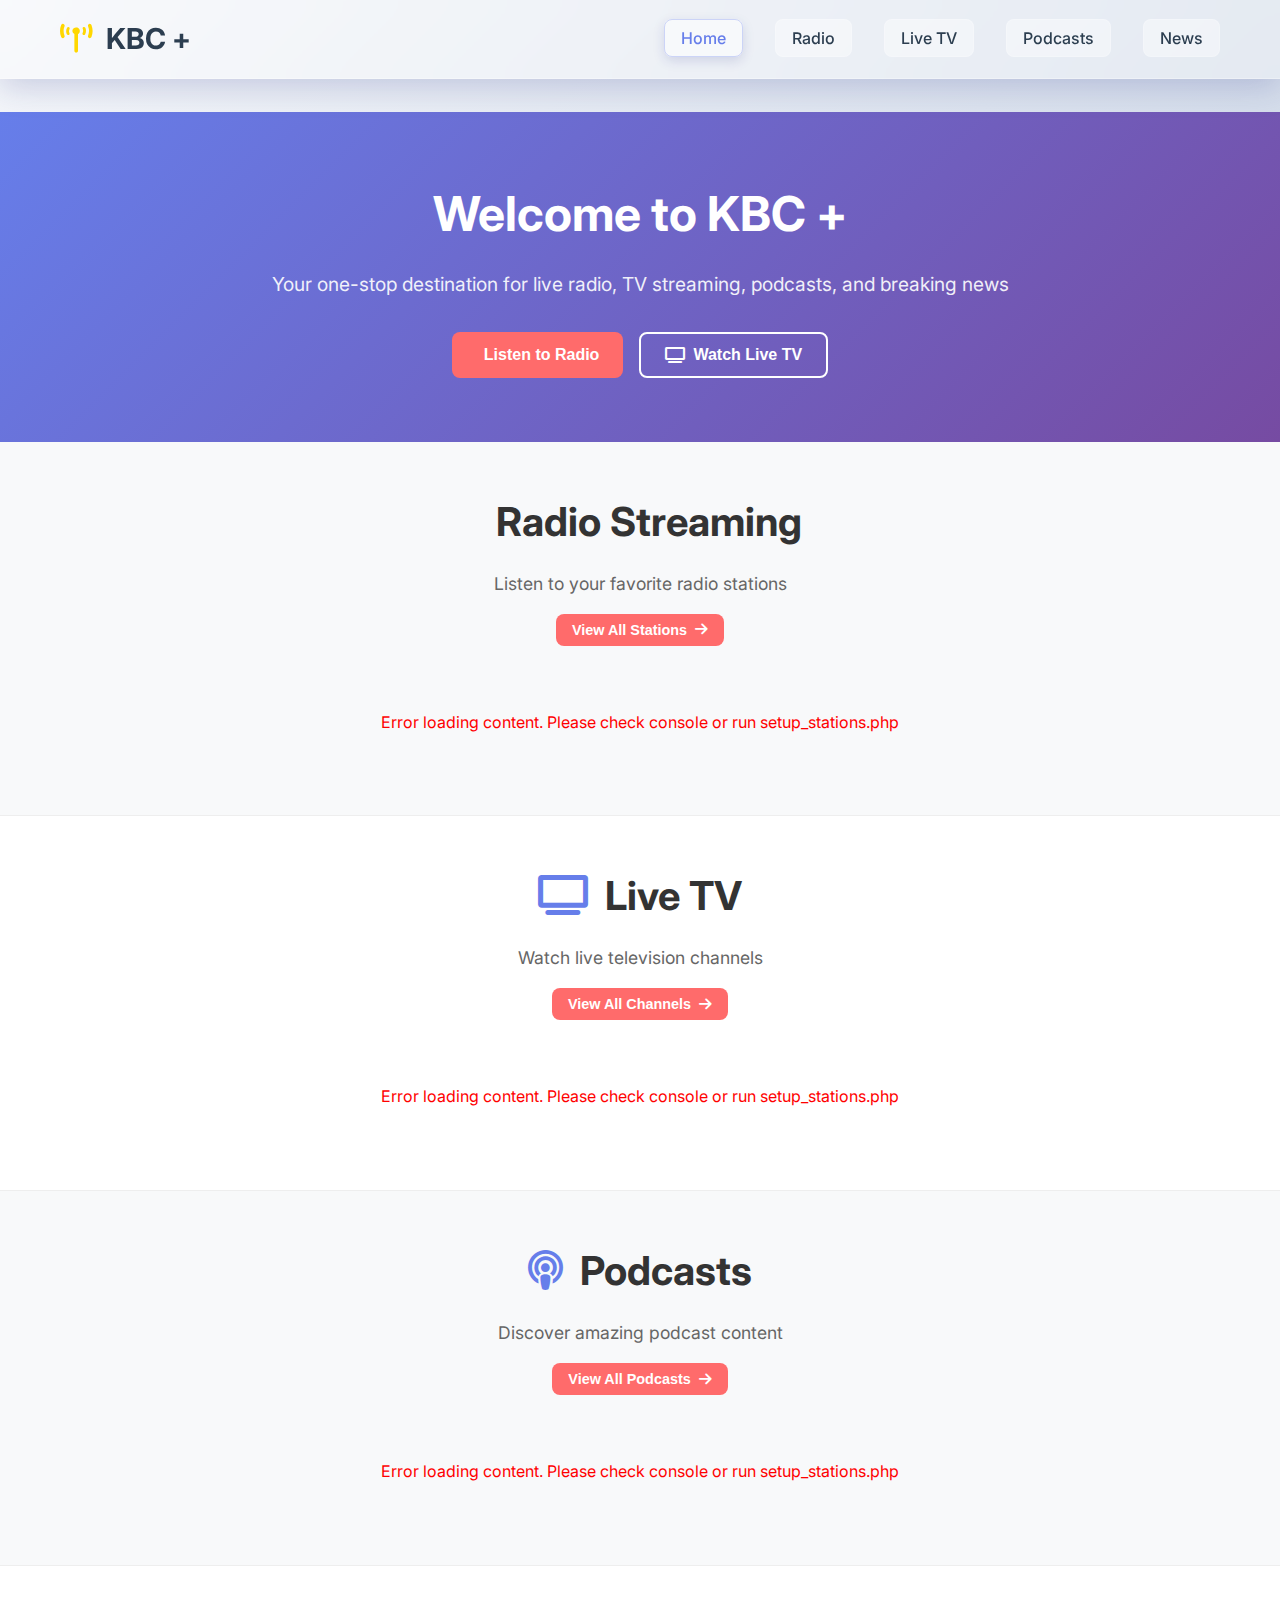
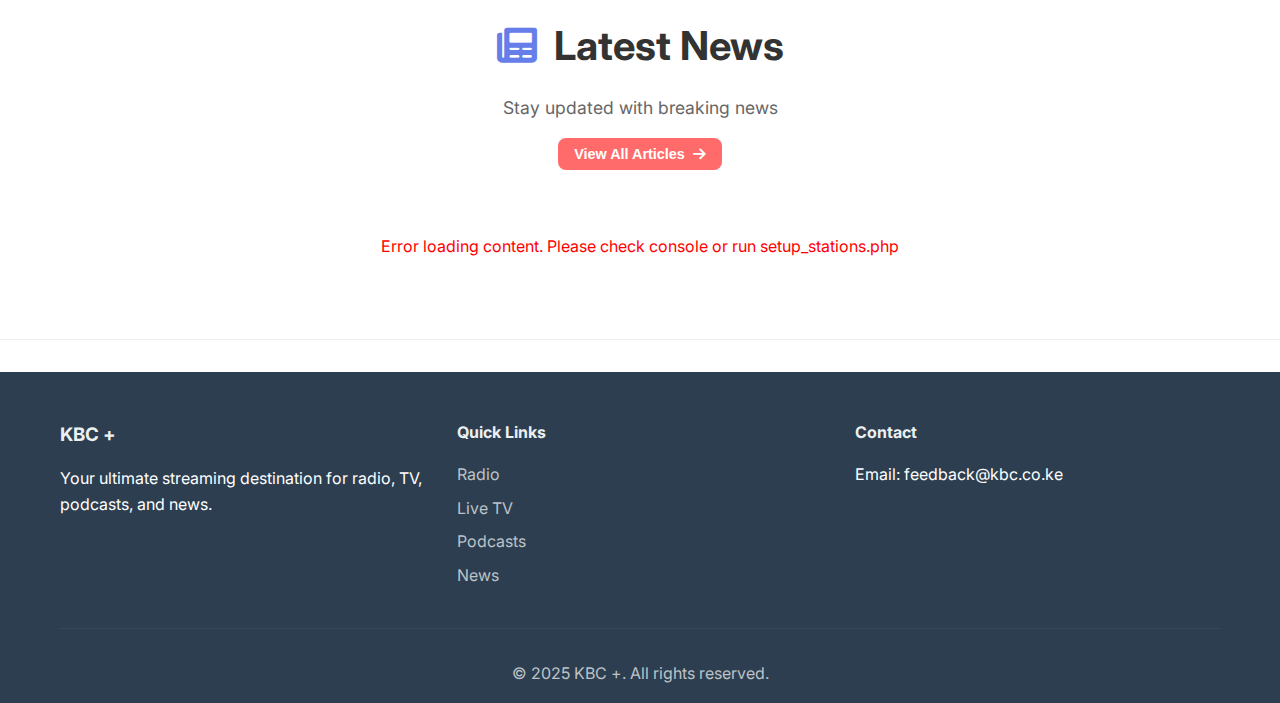
<file: index.html>
<!DOCTYPE html>
<html lang="en">
<head>
    <meta charset="UTF-8">
    <meta name="viewport" content="width=device-width, initial-scale=1.0">
    <title>KBC + - Radio, TV, Podcasts & News</title>
    <link rel="stylesheet" href="assets/css/style.css">
    <link href="https://cdnjs.cloudflare.com/ajax/libs/font-awesome/6.0.0/css/all.min.css" rel="stylesheet">
    <link href="https://fonts.googleapis.com/css2?family=Inter:wght@300;400;500;600;700&display=swap" rel="stylesheet">
</head>
<body>
    <!-- Navigation Header -->
    <header class="navbar">
        <div class="container">
            <div class="nav-brand">
                <h1><i class="fas fa-broadcast-tower"></i> KBC +</h1>
            </div>
            <nav class="nav-menu">
                <ul>
                    <li><a href="#home" class="nav-link active">Home</a></li>
                    <li><a href="#radio" class="nav-link">Radio</a></li>
                    <li><a href="#tv" class="nav-link">Live TV</a></li>
                    <li><a href="#podcasts" class="nav-link">Podcasts</a></li>
                    <li><a href="#news" class="nav-link">News</a></li>
                </ul>
            </nav>
            <div class="mobile-menu-toggle">
                <span></span>
                <span></span>
                <span></span>
            </div>
        </div>
    </header>

    <!-- Main Content Area -->
    <main class="main-content">
        <!-- Home Section -->
        <section id="home" class="section active">
            <div class="hero">
                <div class="container">
                    <h1>Welcome to KBC +</h1>
                    <p>Your one-stop destination for live radio, TV streaming, podcasts, and breaking news</p>
                    <div class="hero-buttons">
                        <button class="btn btn-primary" onclick="showSection('radio')">
                            <i class="fas fa-radio"></i> Listen to Radio
                        </button>
                        <button class="btn btn-secondary" onclick="showSection('tv')">
                            <i class="fas fa-tv"></i> Watch Live TV
                        </button>
                    </div>
                </div>
            </div>
            
            <!-- Radio Stations Preview -->
            <div class="home-section">
                <div class="container">
                    <div class="section-header">
                        <h2><i class="fas fa-radio"></i> Radio Streaming</h2>
                        <p>Listen to your favorite radio stations</p>
                        <button class="btn btn-primary" onclick="showSection('radio')">
                            View All Stations <i class="fas fa-arrow-right"></i>
                        </button>
                    </div>
                    <div class="home-grid" id="home-radio-stations">
                        <!-- Radio stations will be loaded here -->
                    </div>
                </div>
            </div>

            <!-- Live TV Preview -->
            <div class="home-section">
                <div class="container">
                    <div class="section-header">
                        <h2><i class="fas fa-tv"></i> Live TV</h2>
                        <p>Watch live television channels</p>
                        <button class="btn btn-primary" onclick="showSection('tv')">
                            View All Channels <i class="fas fa-arrow-right"></i>
                        </button>
                    </div>
                    <div class="home-grid" id="home-tv-channels">
                        <!-- TV channels will be loaded here -->
                    </div>
                </div>
            </div>

            <!-- Podcasts Preview -->
            <div class="home-section">
                <div class="container">
                    <div class="section-header">
                        <h2><i class="fas fa-podcast"></i> Podcasts</h2>
                        <p>Discover amazing podcast content</p>
                        <button class="btn btn-primary" onclick="showSection('podcasts')">
                            View All Podcasts <i class="fas fa-arrow-right"></i>
                        </button>
                    </div>
                    <div class="home-grid" id="home-podcasts">
                        <!-- Podcasts will be loaded here -->
                    </div>
                </div>
            </div>

            <!-- News Preview -->
            <div class="home-section">
                <div class="container">
                    <div class="section-header">
                        <h2><i class="fas fa-newspaper"></i> Latest News</h2>
                        <p>Stay updated with breaking news</p>
                        <button class="btn btn-primary" onclick="showSection('news')">
                            View All Articles <i class="fas fa-arrow-right"></i>
                        </button>
                    </div>
                    <div class="home-grid" id="home-news">
                        <!-- News articles will be loaded here -->
                    </div>
                </div>
            </div>
        </section>

        <!-- Radio Section -->
        <section id="radio" class="section">
            <div class="container">
                <div class="section-header">
                    <h2><i class="fas fa-radio"></i> Radio Stations</h2>
                    <p>Listen to live radio streams from around the world</p>
                </div>
                
                <div class="radio-controls">
                    <div class="current-station">
                        <div class="station-info">
                            <h3 id="current-station-name">Select a Station</h3>
                            <p id="current-station-desc">Choose a radio station to start listening</p>
                        </div>
                        <div class="audio-controls">
                            <audio id="radio-player" controls style="display: none;">
                                Your browser does not support the audio element.
                            </audio>
                            <div class="player-controls">
                                <button id="play-pause-btn" class="control-btn" disabled>
                                    <i class="fas fa-play"></i>
                                </button>
                                <button id="stop-btn" class="control-btn" disabled>
                                    <i class="fas fa-stop"></i>
                                </button>
                                <div class="volume-control">
                                    <i class="fas fa-volume-up"></i>
                                    <input type="range" id="volume-slider" min="0" max="100" value="50">
                                </div>
                            </div>
                        </div>
                    </div>
                </div>

                <div class="stations-grid" id="radio-stations">
                    <!-- Radio stations will be loaded here -->
                </div>

                <div class="schedule-section">
                    <h3><i class="fas fa-calendar-alt"></i> Today's Schedule</h3>
                    <div class="schedule-container" id="radio-schedule">
                        <!-- Schedule will be loaded here -->
                    </div>
                </div>
            </div>
        </section>

        <!-- TV Section -->
        <section id="tv" class="section">
            <div class="container">
                <div class="section-header">
                    <h2><i class="fas fa-tv"></i> Live TV</h2>
                    <p>Watch live television channels online</p>
                </div>

                <div class="tv-player-container">
                    <video id="tv-player" controls width="100%" style="display: none;">
                        Your browser does not support the video tag.
                    </video>
                    <div class="tv-placeholder">
                        <i class="fas fa-tv"></i>
                        <p>Select a channel to start watching</p>
                    </div>
                </div>

                <div class="channels-grid" id="tv-channels">
                    <!-- TV channels will be loaded here -->
                </div>
            </div>
        </section>

        <!-- Podcasts Section -->
        <section id="podcasts" class="section">
            <div class="container">
                <div class="section-header">
                    <h2><i class="fas fa-podcast"></i> Podcasts</h2>
                    <p>Discover and listen to your favorite podcasts</p>
                </div>

                <div class="podcast-player-container">
                    <div class="current-episode">
                        <div class="episode-info">
                            <h3 id="current-episode-title">Select an Episode</h3>
                            <p id="current-podcast-name">Choose a podcast episode to start listening</p>
                        </div>
                        <audio id="podcast-player" controls style="display: none;">
                            Your browser does not support the audio element.
                        </audio>
                    </div>
                </div>

                <div class="podcasts-grid" id="podcasts-list">
                    <!-- Podcasts will be loaded here -->
                </div>
            </div>
        </section>

        <!-- News Section -->
        <section id="news" class="section">
            <div class="container">
                <div class="section-header">
                    <h2><i class="fas fa-newspaper"></i> Latest News</h2>
                    <p>Stay updated with the latest news and articles</p>
                </div>

                <div class="news-grid" id="news-articles">
                    <!-- News articles will be loaded here -->
                </div>
            </div>
        </section>
    </main>

    <!-- Footer -->
    <footer class="footer">
        <div class="container">
            <div class="footer-content">
                <div class="footer-section">
                    <h3>KBC +</h3>
                    <p>Your ultimate streaming destination for radio, TV, podcasts, and news.</p>
                </div>
                <div class="footer-section">
                    <h4>Quick Links</h4>
                    <ul>
                        <li><a href="#radio">Radio</a></li>
                        <li><a href="#tv">Live TV</a></li>
                        <li><a href="#podcasts">Podcasts</a></li>
                        <li><a href="#news">News</a></li>
                    </ul>
                </div>
                <div class="footer-section">
                    <h4>Contact</h4>
                    <p>Email: feedback@kbc.co.ke</p>
                </div>
            </div>
            <div class="footer-bottom">
                <p>&copy; 2025 KBC +. All rights reserved.</p>
            </div>
        </div>
    </footer>

    <script src="assets/js/main.js"></script>
</body>
</html>
</file>
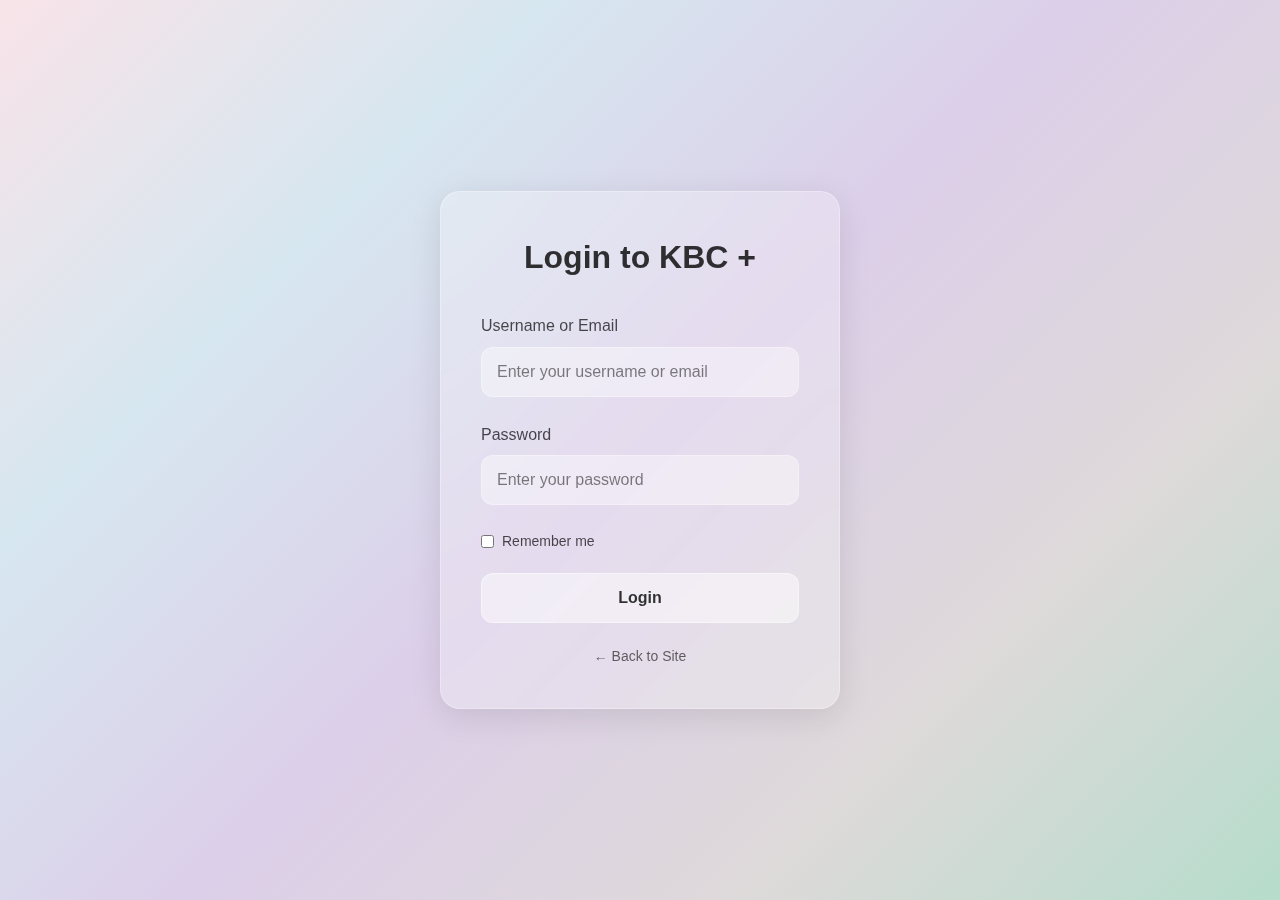
<file: admin.html>
<!DOCTYPE html>
<html lang="en">
<head>
    <meta charset="UTF-8">
    <meta name="viewport" content="width=device-width, initial-scale=1.0">
    <title>Admin Dashboard - KBC +</title>
    <link rel="stylesheet" href="assets/css/style.css">
    <link rel="stylesheet" href="https://cdnjs.cloudflare.com/ajax/libs/font-awesome/6.0.0/css/all.min.css">
    <style>
        .admin-container {
            max-width: 1200px;
            margin: 0 auto;
            padding: 20px;
        }

        .admin-header {
            background: rgba(255, 255, 255, 0.15);
            backdrop-filter: blur(10px);
            border: 1px solid rgba(255, 255, 255, 0.2);
            border-radius: 15px;
            padding: 20px;
            margin-bottom: 30px;
            text-align: center;
        }

        .admin-tabs {
            display: flex;
            flex-wrap: wrap;
            gap: 10px;
            margin-bottom: 30px;
            justify-content: center;
        }

        .tab-button {
            background: rgba(255, 255, 255, 0.1);
            backdrop-filter: blur(8px);
            border: 1px solid rgba(255, 255, 255, 0.2);
            border-radius: 10px;
            padding: 12px 24px;
            color: #333;
            cursor: pointer;
            transition: all 0.3s ease;
            font-weight: 500;
        }

        .tab-button:hover {
            background: rgba(255, 255, 255, 0.2);
            transform: translateY(-2px);
        }

        .tab-button.active {
            background: rgba(255, 255, 255, 0.25);
            border-color: rgba(255, 255, 255, 0.4);
            box-shadow: 0 4px 15px rgba(255, 255, 255, 0.1);
        }

        .tab-content {
            display: none;
            background: rgba(255, 255, 255, 0.15);
            backdrop-filter: blur(10px);
            border: 1px solid rgba(255, 255, 255, 0.2);
            border-radius: 15px;
            padding: 25px;
        }

        .tab-content.active {
            display: block;
        }

        .form-group {
            margin-bottom: 20px;
        }

        .form-group label {
            display: block;
            margin-bottom: 8px;
            font-weight: 600;
            color: #333;
        }

        .form-group input,
        .form-group textarea,
        .form-group select {
            width: 100%;
            padding: 12px;
            border: 1px solid rgba(255, 255, 255, 0.3);
            border-radius: 8px;
            background: rgba(255, 255, 255, 0.1);
            backdrop-filter: blur(5px);
            color: #333;
            font-size: 14px;
        }

        .form-group input:focus,
        .form-group textarea:focus,
        .form-group select:focus {
            outline: none;
            border-color: rgba(255, 255, 255, 0.5);
            box-shadow: 0 0 10px rgba(255, 255, 255, 0.2);
        }

        .btn {
            background: rgba(255, 255, 255, 0.2);
            backdrop-filter: blur(8px);
            border: 1px solid rgba(255, 255, 255, 0.3);
            border-radius: 8px;
            padding: 12px 24px;
            color: #333;
            cursor: pointer;
            font-weight: 600;
            transition: all 0.3s ease;
            text-decoration: none;
            display: inline-block;
        }

        .btn:hover {
            background: rgba(255, 255, 255, 0.3);
            transform: translateY(-2px);
        }

        .btn-danger {
            background: rgba(220, 53, 69, 0.2);
            border-color: rgba(220, 53, 69, 0.3);
            color: #dc3545;
        }

        .btn-danger:hover {
            background: rgba(220, 53, 69, 0.3);
        }

        .items-grid {
            display: grid;
            grid-template-columns: repeat(auto-fill, minmax(300px, 1fr));
            gap: 20px;
            margin-top: 30px;
        }

        .item-card {
            background: rgba(255, 255, 255, 0.1);
            backdrop-filter: blur(8px);
            border: 1px solid rgba(255, 255, 255, 0.2);
            border-radius: 12px;
            padding: 20px;
            transition: all 0.3s ease;
        }

        .item-card:hover {
            background: rgba(255, 255, 255, 0.15);
            transform: translateY(-2px);
        }

        .item-card h4 {
            margin: 0 0 10px 0;
            color: #333;
        }

        .item-card p {
            margin: 5px 0;
            color: #555;
            font-size: 14px;
        }

        .item-actions {
            margin-top: 15px;
            display: flex;
            gap: 10px;
        }

        .status-indicator {
            display: inline-block;
            width: 10px;
            height: 10px;
            border-radius: 50%;
            margin-right: 8px;
        }

        .status-active {
            background-color: #28a745;
        }

        .status-inactive {
            background-color: #dc3545;
        }

        .form-row {
            display: grid;
            grid-template-columns: 1fr 1fr;
            gap: 20px;
        }

        .message {
            padding: 12px;
            border-radius: 8px;
            margin-bottom: 20px;
            font-weight: 500;
        }

        .message.success {
            background: rgba(40, 167, 69, 0.1);
            border: 1px solid rgba(40, 167, 69, 0.3);
            color: #28a745;
        }

        .message.error {
            background: rgba(220, 53, 69, 0.1);
            border: 1px solid rgba(220, 53, 69, 0.3);
            color: #dc3545;
        }

        .logout-btn {
            position: absolute;
            top: 20px;
            right: 20px;
            background: rgba(220, 53, 69, 0.2);
            border: 1px solid rgba(220, 53, 69, 0.3);
            color: #dc3545;
        }

        @media (max-width: 768px) {
            .form-row {
                grid-template-columns: 1fr;
            }
            
            .admin-tabs {
                flex-direction: column;
            }
            
            .items-grid {
                grid-template-columns: 1fr;
            }
        }
    </style>
</head>
<body>
    <button class="btn logout-btn" onclick="logout()">
        <i class="fas fa-sign-out-alt"></i> Logout
    </button>

    <div class="admin-container">
        <div class="admin-header">
            <h1><i class="fas fa-cog"></i> KBC + Admin Dashboard</h1>
            <p>Manage your streaming content and settings</p>
            <div id="user-info"></div>
        </div>

        <div class="admin-tabs">
            <button class="tab-button active" onclick="showTab('radio')">
                <i class="fas fa-radio"></i> Radio Stations
            </button>
            <button class="tab-button" onclick="showTab('tv')">
                <i class="fas fa-tv"></i> TV Channels
            </button>
            <button class="tab-button" onclick="showTab('podcasts')">
                <i class="fas fa-podcast"></i> Podcasts
            </button>
            <button class="tab-button" onclick="showTab('news')">
                <i class="fas fa-newspaper"></i> News
            </button>
            <button class="tab-button" onclick="showTab('schedule')">
                <i class="fas fa-calendar"></i> Schedule
            </button>
            <button class="tab-button" onclick="showTab('users')">
                <i class="fas fa-users"></i> Users
            </button>
            <button class="tab-button" onclick="showTab('settings')">
                <i class="fas fa-cog"></i> Settings
            </button>
        </div>

        <div id="message-container"></div>

        <!-- Radio Stations Tab -->
        <div id="radio" class="tab-content active">
            <h3><i class="fas fa-radio"></i> Manage Radio Stations</h3>
            <form id="radio-form">
                <div class="form-row">
                    <div class="form-group">
                        <label for="radio-name">Station Name *</label>
                        <input type="text" id="radio-name" name="name" required>
                    </div>
                    <div class="form-group">
                        <label for="radio-url">Stream URL *</label>
                        <input type="url" id="radio-url" name="url" required>
                    </div>
                </div>
                <div class="form-row">
                    <div class="form-group">
                        <label for="radio-logo">Logo URL</label>
                        <input type="url" id="radio-logo" name="logo">
                    </div>
                    <div class="form-group">
                        <label for="radio-category">Category</label>
                        <select id="radio-category" name="category">
                            <option value="general">General</option>
                            <option value="news">News</option>
                            <option value="music">Music</option>
                            <option value="talk">Talk</option>
                            <option value="sports">Sports</option>
                        </select>
                    </div>
                </div>
                <div class="form-group">
                    <label for="radio-description">Description</label>
                    <textarea id="radio-description" name="description" rows="3"></textarea>
                </div>
                <div class="form-row">
                    <div class="form-group">
                        <label for="radio-status">Status</label>
                        <select id="radio-status" name="status">
                            <option value="1">Active</option>
                            <option value="0">Inactive</option>
                        </select>
                    </div>
                    <div class="form-group">
                        <label for="radio-order">Display Order</label>
                        <input type="number" id="radio-order" name="display_order" min="0" value="0">
                    </div>
                </div>
                <button type="submit" class="btn">
                    <i class="fas fa-plus"></i> Add Station
                </button>
                <button type="button" class="btn" onclick="clearForm('radio-form')">
                    <i class="fas fa-times"></i> Clear
                </button>
            </form>
            <div id="radio-items" class="items-grid"></div>
        </div>

        <!-- TV Channels Tab -->
        <div id="tv" class="tab-content">
            <h3><i class="fas fa-tv"></i> Manage TV Channels</h3>
            <form id="tv-form">
                <div class="form-row">
                    <div class="form-group">
                        <label for="tv-name">Channel Name *</label>
                        <input type="text" id="tv-name" name="name" required>
                    </div>
                    <div class="form-group">
                        <label for="tv-url">Stream URL *</label>
                        <input type="url" id="tv-url" name="url" required>
                    </div>
                </div>
                <div class="form-row">
                    <div class="form-group">
                        <label for="tv-logo">Logo URL</label>
                        <input type="url" id="tv-logo" name="logo">
                    </div>
                    <div class="form-group">
                        <label for="tv-category">Category</label>
                        <select id="tv-category" name="category">
                            <option value="general">General</option>
                            <option value="news">News</option>
                            <option value="entertainment">Entertainment</option>
                            <option value="sports">Sports</option>
                            <option value="documentary">Documentary</option>
                            <option value="kids">Kids</option>
                        </select>
                    </div>
                </div>
                <div class="form-group">
                    <label for="tv-description">Description</label>
                    <textarea id="tv-description" name="description" rows="3"></textarea>
                </div>
                <div class="form-row">
                    <div class="form-group">
                        <label for="tv-status">Status</label>
                        <select id="tv-status" name="status">
                            <option value="1">Active</option>
                            <option value="0">Inactive</option>
                        </select>
                    </div>
                    <div class="form-group">
                        <label for="tv-order">Display Order</label>
                        <input type="number" id="tv-order" name="display_order" min="0" value="0">
                    </div>
                </div>
                <button type="submit" class="btn">
                    <i class="fas fa-plus"></i> Add Channel
                </button>
                <button type="button" class="btn" onclick="clearForm('tv-form')">
                    <i class="fas fa-times"></i> Clear
                </button>
            </form>
            <div id="tv-items" class="items-grid"></div>
        </div>

        <!-- Podcasts Tab -->
        <div id="podcasts" class="tab-content">
            <h3><i class="fas fa-podcast"></i> Manage Podcasts</h3>
            <form id="podcast-form">
                <div class="form-row">
                    <div class="form-group">
                        <label for="podcast-title">Title *</label>
                        <input type="text" id="podcast-title" name="title" required>
                    </div>
                    <div class="form-group">
                        <label for="podcast-host">Host</label>
                        <input type="text" id="podcast-host" name="host">
                    </div>
                </div>
                <div class="form-row">
                    <div class="form-group">
                        <label for="podcast-url">Audio URL *</label>
                        <input type="url" id="podcast-url" name="url" required>
                    </div>
                    <div class="form-group">
                        <label for="podcast-duration">Duration (minutes)</label>
                        <input type="number" id="podcast-duration" name="duration" min="1">
                    </div>
                </div>
                <div class="form-row">
                    <div class="form-group">
                        <label for="podcast-thumbnail">Thumbnail URL</label>
                        <input type="url" id="podcast-thumbnail" name="thumbnail">
                    </div>
                    <div class="form-group">
                        <label for="podcast-category">Category</label>
                        <select id="podcast-category" name="category">
                            <option value="general">General</option>
                            <option value="business">Business</option>
                            <option value="technology">Technology</option>
                            <option value="lifestyle">Lifestyle</option>
                            <option value="education">Education</option>
                            <option value="comedy">Comedy</option>
                        </select>
                    </div>
                </div>
                <div class="form-group">
                    <label for="podcast-description">Description</label>
                    <textarea id="podcast-description" name="description" rows="3"></textarea>
                </div>
                <div class="form-row">
                    <div class="form-group">
                        <label for="podcast-status">Status</label>
                        <select id="podcast-status" name="status">
                            <option value="1">Active</option>
                            <option value="0">Inactive</option>
                        </select>
                    </div>
                    <div class="form-group">
                        <label for="podcast-order">Display Order</label>
                        <input type="number" id="podcast-order" name="display_order" min="0" value="0">
                    </div>
                </div>
                <button type="submit" class="btn">
                    <i class="fas fa-plus"></i> Add Podcast
                </button>
                <button type="button" class="btn" onclick="clearForm('podcast-form')">
                    <i class="fas fa-times"></i> Clear
                </button>
            </form>
            <div id="podcast-items" class="items-grid"></div>
        </div>

        <!-- News Tab -->
        <div id="news" class="tab-content">
            <h3><i class="fas fa-newspaper"></i> Manage News</h3>
            <form id="news-form">
                <div class="form-row">
                    <div class="form-group">
                        <label for="news-title">Title *</label>
                        <input type="text" id="news-title" name="title" required>
                    </div>
                    <div class="form-group">
                        <label for="news-author">Author</label>
                        <input type="text" id="news-author" name="author">
                    </div>
                </div>
                <div class="form-row">
                    <div class="form-group">
                        <label for="news-image">Image URL</label>
                        <input type="url" id="news-image" name="image">
                    </div>
                    <div class="form-group">
                        <label for="news-category">Category</label>
                        <select id="news-category" name="category">
                            <option value="general">General</option>
                            <option value="politics">Politics</option>
                            <option value="business">Business</option>
                            <option value="sports">Sports</option>
                            <option value="technology">Technology</option>
                            <option value="entertainment">Entertainment</option>
                        </select>
                    </div>
                </div>
                <div class="form-group">
                    <label for="news-summary">Summary</label>
                    <textarea id="news-summary" name="summary" rows="3"></textarea>
                </div>
                <div class="form-group">
                    <label for="news-content">Content *</label>
                    <textarea id="news-content" name="content" rows="6" required></textarea>
                </div>
                <div class="form-row">
                    <div class="form-group">
                        <label for="news-status">Status</label>
                        <select id="news-status" name="status">
                            <option value="published">Published</option>
                            <option value="draft">Draft</option>
                        </select>
                    </div>
                    <div class="form-group">
                        <label for="news-featured">Featured</label>
                        <select id="news-featured" name="featured">
                            <option value="0">No</option>
                            <option value="1">Yes</option>
                        </select>
                    </div>
                </div>
                <button type="submit" class="btn">
                    <i class="fas fa-plus"></i> Add News Article
                </button>
                <button type="button" class="btn" onclick="clearForm('news-form')">
                    <i class="fas fa-times"></i> Clear
                </button>
            </form>
            <div id="news-items" class="items-grid"></div>
        </div>

        <!-- Schedule Tab -->
        <div id="schedule" class="tab-content">
            <h3><i class="fas fa-calendar"></i> Manage Schedule</h3>
            <form id="schedule-form">
                <div class="form-row">
                    <div class="form-group">
                        <label for="schedule-title">Program Title *</label>
                        <input type="text" id="schedule-title" name="title" required>
                    </div>
                    <div class="form-group">
                        <label for="schedule-type">Type</label>
                        <select id="schedule-type" name="type">
                            <option value="radio">Radio</option>
                            <option value="tv">TV</option>
                            <option value="podcast">Podcast</option>
                        </select>
                    </div>
                </div>
                <div class="form-row">
                    <div class="form-group">
                        <label for="schedule-start">Start Time *</label>
                        <input type="datetime-local" id="schedule-start" name="start_time" required>
                    </div>
                    <div class="form-group">
                        <label for="schedule-end">End Time *</label>
                        <input type="datetime-local" id="schedule-end" name="end_time" required>
                    </div>
                </div>
                <div class="form-group">
                    <label for="schedule-description">Description</label>
                    <textarea id="schedule-description" name="description" rows="3"></textarea>
                </div>
                <div class="form-row">
                    <div class="form-group">
                        <label for="schedule-recurring">Recurring</label>
                        <select id="schedule-recurring" name="recurring">
                            <option value="none">None</option>
                            <option value="daily">Daily</option>
                            <option value="weekly">Weekly</option>
                            <option value="monthly">Monthly</option>
                        </select>
                    </div>
                    <div class="form-group">
                        <label for="schedule-status">Status</label>
                        <select id="schedule-status" name="status">
                            <option value="1">Active</option>
                            <option value="0">Inactive</option>
                        </select>
                    </div>
                </div>
                <button type="submit" class="btn">
                    <i class="fas fa-plus"></i> Add Schedule
                </button>
                <button type="button" class="btn" onclick="clearForm('schedule-form')">
                    <i class="fas fa-times"></i> Clear
                </button>
            </form>
            <div id="schedule-items" class="items-grid"></div>
        </div>

        <!-- Users Tab -->
        <div id="users" class="tab-content">
            <h3><i class="fas fa-users"></i> Manage Users</h3>
            <form id="user-form">
                <div class="form-row">
                    <div class="form-group">
                        <label for="user-username">Username *</label>
                        <input type="text" id="user-username" name="username" required>
                    </div>
                    <div class="form-group">
                        <label for="user-email">Email *</label>
                        <input type="email" id="user-email" name="email" required>
                    </div>
                </div>
                <div class="form-row">
                    <div class="form-group">
                        <label for="user-password">Password *</label>
                        <input type="password" id="user-password" name="password" required>
                    </div>
                    <div class="form-group">
                        <label for="user-role">Role</label>
                        <select id="user-role" name="role">
                            <option value="user">User</option>
                            <option value="admin">Admin</option>
                        </select>
                    </div>
                </div>
                <button type="submit" class="btn">
                    <i class="fas fa-plus"></i> Add User
                </button>
                <button type="button" class="btn" onclick="clearForm('user-form')">
                    <i class="fas fa-times"></i> Clear
                </button>
            </form>
            <div id="user-items" class="items-grid"></div>
        </div>

        <!-- Settings Tab -->
        <div id="settings" class="tab-content">
            <h3><i class="fas fa-cog"></i> Site Settings</h3>
            <form id="settings-form">
                <div class="form-group">
                    <label for="site-name">Site Name</label>
                    <input type="text" id="site-name" name="site_name" value="KBC +">
                </div>
                <div class="form-group">
                    <label for="site-description">Site Description</label>
                    <textarea id="site-description" name="site_description" rows="3">Your premier streaming destination for radio, TV, podcasts, and news.</textarea>
                </div>
                <div class="form-row">
                    <div class="form-group">
                        <label for="contact-email">Contact Email</label>
                        <input type="email" id="contact-email" name="contact_email" value="feedback@kbc.co.ke">
                    </div>
                    <div class="form-group">
                        <label for="site-logo">Site Logo URL</label>
                        <input type="url" id="site-logo" name="site_logo">
                    </div>
                </div>
                <div class="form-row">
                    <div class="form-group">
                        <label for="items-per-page">Items Per Page</label>
                        <input type="number" id="items-per-page" name="items_per_page" min="1" max="50" value="12">
                    </div>
                    <div class="form-group">
                        <label for="cache-duration">Cache Duration (minutes)</label>
                        <input type="number" id="cache-duration" name="cache_duration" min="1" value="60">
                    </div>
                </div>
                <button type="submit" class="btn">
                    <i class="fas fa-save"></i> Save Settings
                </button>
            </form>
        </div>
    </div>

    <script src="admin.js"></script>
</body>
</html>
</file>
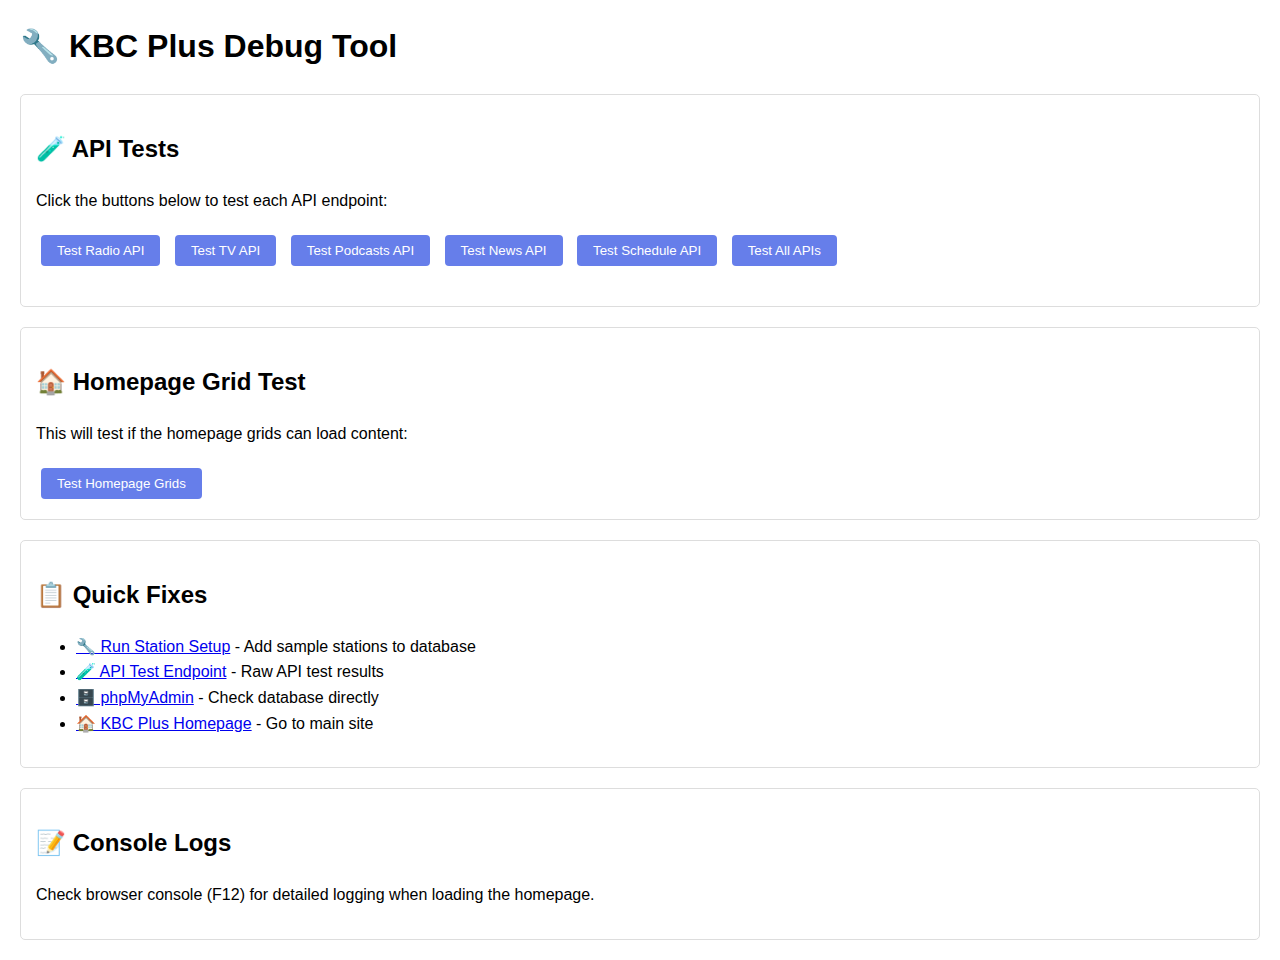
<file: debug.html>
<!DOCTYPE html>
<html lang="en">
<head>
    <meta charset="UTF-8">
    <meta name="viewport" content="width=device-width, initial-scale=1.0">
    <title>KBC Plus Debug</title>
    <style>
        body { font-family: Arial, sans-serif; margin: 20px; line-height: 1.6; }
        .debug-section { margin: 20px 0; padding: 15px; border: 1px solid #ddd; border-radius: 5px; }
        .success { color: green; }
        .error { color: red; }
        .info { color: blue; }
        .warning { color: orange; }
        pre { background: #f5f5f5; padding: 10px; border-radius: 5px; overflow-x: auto; }
        .test-button { background: #667eea; color: white; padding: 8px 16px; border: none; border-radius: 4px; cursor: pointer; margin: 5px; }
        .test-button:hover { background: #5a6fd8; }
        #test-results { margin-top: 20px; }
        .test-result { margin: 10px 0; padding: 10px; border-radius: 4px; }
        .test-success { background: #d4edda; border: 1px solid #c3e6cb; }
        .test-error { background: #f8d7da; border: 1px solid #f5c6cb; }
    </style>
</head>
<body>
    <h1>🔧 KBC Plus Debug Tool</h1>
    
    <div class="debug-section">
        <h2>🧪 API Tests</h2>
        <p>Click the buttons below to test each API endpoint:</p>
        <button class="test-button" onclick="testAPI('radio')">Test Radio API</button>
        <button class="test-button" onclick="testAPI('tv')">Test TV API</button>
        <button class="test-button" onclick="testAPI('podcasts')">Test Podcasts API</button>
        <button class="test-button" onclick="testAPI('news')">Test News API</button>
        <button class="test-button" onclick="testAPI('schedule')">Test Schedule API</button>
        <button class="test-button" onclick="testAllAPIs()">Test All APIs</button>
        
        <div id="test-results"></div>
    </div>
    
    <div class="debug-section">
        <h2>🏠 Homepage Grid Test</h2>
        <p>This will test if the homepage grids can load content:</p>
        <button class="test-button" onclick="testHomepageGrids()">Test Homepage Grids</button>
        
        <div id="homepage-test-results"></div>
    </div>
    
    <div class="debug-section">
        <h2>📋 Quick Fixes</h2>
        <ul>
            <li><a href="setup_stations.php" target="_blank">🔧 Run Station Setup</a> - Add sample stations to database</li>
            <li><a href="test_api.php" target="_blank">🧪 API Test Endpoint</a> - Raw API test results</li>
            <li><a href="http://localhost/phpmyadmin" target="_blank">🗄️ phpMyAdmin</a> - Check database directly</li>
            <li><a href="index.html" target="_blank">🏠 KBC Plus Homepage</a> - Go to main site</li>
        </ul>
    </div>
    
    <div class="debug-section">
        <h2>📝 Console Logs</h2>
        <p>Check browser console (F12) for detailed logging when loading the homepage.</p>
        <div id="console-logs"></div>
    </div>

    <script>
        async function testAPI(endpoint) {
            const resultsDiv = document.getElementById('test-results');
            const testDiv = document.createElement('div');
            testDiv.className = 'test-result';
            
            try {
                testDiv.innerHTML = `<strong>Testing ${endpoint} API...</strong>`;
                resultsDiv.appendChild(testDiv);
                
                const response = await fetch(`backend/api/${endpoint}.php`);
                const data = await response.json();
                
                if (response.ok && Array.isArray(data)) {
                    testDiv.className = 'test-result test-success';
                    testDiv.innerHTML = `
                        <strong>✅ ${endpoint} API: SUCCESS</strong><br>
                        Status: ${response.status}<br>
                        Items found: ${data.length}<br>
                        Sample data: <pre>${JSON.stringify(data.slice(0, 1), null, 2)}</pre>
                    `;
                } else {
                    testDiv.className = 'test-result test-error';
                    testDiv.innerHTML = `
                        <strong>❌ ${endpoint} API: ERROR</strong><br>
                        Status: ${response.status}<br>
                        Response: <pre>${JSON.stringify(data, null, 2)}</pre>
                    `;
                }
            } catch (error) {
                testDiv.className = 'test-result test-error';
                testDiv.innerHTML = `
                    <strong>❌ ${endpoint} API: FAILED</strong><br>
                    Error: ${error.message}
                `;
            }
        }
        
        async function testAllAPIs() {
            document.getElementById('test-results').innerHTML = '<p>Running all API tests...</p>';
            await testAPI('radio');
            await testAPI('tv');
            await testAPI('podcasts');
            await testAPI('news');
            await testAPI('schedule');
        }
        
        async function testHomepageGrids() {
            const resultsDiv = document.getElementById('homepage-test-results');
            resultsDiv.innerHTML = '<p>Testing homepage grid loading...</p>';
            
            try {
                // Test if homepage elements exist
                const testFrame = document.createElement('iframe');
                testFrame.src = 'index.html';
                testFrame.style.display = 'none';
                document.body.appendChild(testFrame);
                
                testFrame.onload = function() {
                    const frameDoc = testFrame.contentDocument || testFrame.contentWindow.document;
                    
                    const homeRadio = frameDoc.getElementById('home-radio-stations');
                    const homeTV = frameDoc.getElementById('home-tv-channels');
                    const homePodcasts = frameDoc.getElementById('home-podcasts');
                    const homeNews = frameDoc.getElementById('home-news');
                    
                    resultsDiv.innerHTML = `
                        <div class="test-result ${homeRadio ? 'test-success' : 'test-error'}">
                            <strong>${homeRadio ? '✅' : '❌'} Home Radio Grid:</strong> 
                            ${homeRadio ? 'Element found' : 'Element missing'}
                        </div>
                        <div class="test-result ${homeTV ? 'test-success' : 'test-error'}">
                            <strong>${homeTV ? '✅' : '❌'} Home TV Grid:</strong> 
                            ${homeTV ? 'Element found' : 'Element missing'}
                        </div>
                        <div class="test-result ${homePodcasts ? 'test-success' : 'test-error'}">
                            <strong>${homePodcasts ? '✅' : '❌'} Home Podcasts Grid:</strong> 
                            ${homePodcasts ? 'Element found' : 'Element missing'}
                        </div>
                        <div class="test-result ${homeNews ? 'test-success' : 'test-error'}">
                            <strong>${homeNews ? '✅' : '❌'} Home News Grid:</strong> 
                            ${homeNews ? 'Element found' : 'Element missing'}
                        </div>
                        <div class="test-result test-info">
                            <strong>💡 Next Steps:</strong><br>
                            1. Make sure you've run <a href="setup_stations.php">setup_stations.php</a><br>
                            2. Check browser console (F12) on the main homepage<br>
                            3. Verify XAMPP Apache and MySQL are running<br>
                            4. Test individual APIs above
                        </div>
                    `;
                    
                    document.body.removeChild(testFrame);
                };
                
            } catch (error) {
                resultsDiv.innerHTML = `
                    <div class="test-result test-error">
                        <strong>❌ Homepage Test Failed:</strong> ${error.message}
                    </div>
                `;
            }
        }
        
        // Auto-run basic tests on page load
        window.onload = function() {
            console.log('🔧 Debug page loaded');
        };
    </script>
</body>
</html>
</file>
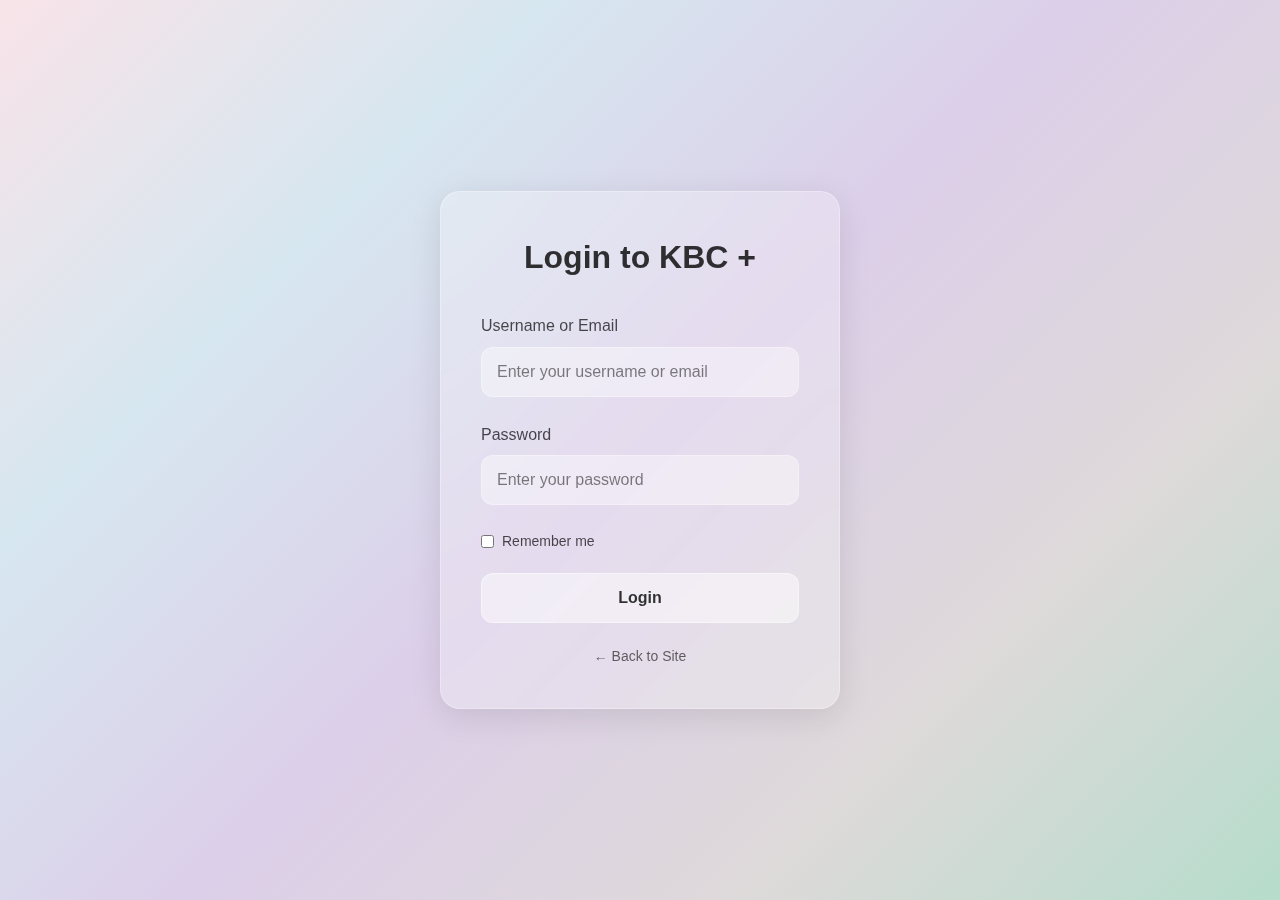
<file: login.html>
<!DOCTYPE html>
<html lang="en">
<head>
    <meta charset="UTF-8">
    <meta name="viewport" content="width=device-width, initial-scale=1.0">
    <title>Login - KBC +</title>
    <link rel="stylesheet" href="assets/css/style.css">
    <style>
        .login-container {
            display: flex;
            justify-content: center;
            align-items: center;
            min-height: 100vh;
            background: linear-gradient(135deg, 
                rgba(255, 182, 193, 0.3) 0%,
                rgba(173, 216, 230, 0.3) 25%,
                rgba(221, 160, 221, 0.3) 50%,
                rgba(255, 218, 185, 0.3) 75%,
                rgba(152, 251, 152, 0.3) 100%);
        }

        .login-form {
            background: rgba(255, 255, 255, 0.25);
            backdrop-filter: blur(15px);
            -webkit-backdrop-filter: blur(15px);
            border: 1px solid rgba(255, 255, 255, 0.3);
            border-radius: 20px;
            padding: 40px;
            width: 100%;
            max-width: 400px;
            box-shadow: 0 8px 32px rgba(0, 0, 0, 0.1);
            text-align: center;
        }

        .login-form h1 {
            color: rgba(0, 0, 0, 0.8);
            margin-bottom: 30px;
            font-size: 2rem;
            font-weight: 600;
        }

        .form-group {
            margin-bottom: 25px;
            text-align: left;
        }

        .form-group label {
            display: block;
            margin-bottom: 8px;
            color: rgba(0, 0, 0, 0.7);
            font-weight: 500;
        }

        .form-group input {
            width: 100%;
            padding: 15px;
            background: rgba(255, 255, 255, 0.2);
            border: 1px solid rgba(255, 255, 255, 0.3);
            border-radius: 12px;
            color: rgba(0, 0, 0, 0.8);
            font-size: 16px;
            backdrop-filter: blur(10px);
            -webkit-backdrop-filter: blur(10px);
            transition: all 0.3s ease;
            box-sizing: border-box;
        }

        .form-group input:focus {
            outline: none;
            border-color: rgba(255, 255, 255, 0.5);
            background: rgba(255, 255, 255, 0.3);
            box-shadow: 0 0 15px rgba(255, 255, 255, 0.2);
        }

        .form-group input::placeholder {
            color: rgba(0, 0, 0, 0.5);
        }

        .login-btn {
            width: 100%;
            padding: 15px;
            background: rgba(255, 255, 255, 0.3);
            border: 1px solid rgba(255, 255, 255, 0.4);
            border-radius: 12px;
            color: rgba(0, 0, 0, 0.8);
            font-size: 16px;
            font-weight: 600;
            cursor: pointer;
            backdrop-filter: blur(10px);
            -webkit-backdrop-filter: blur(10px);
            transition: all 0.3s ease;
            margin-bottom: 20px;
        }

        .login-btn:hover {
            background: rgba(255, 255, 255, 0.4);
            transform: translateY(-2px);
            box-shadow: 0 5px 15px rgba(0, 0, 0, 0.1);
        }

        .login-btn:active {
            transform: translateY(0);
        }

        .error-message {
            background: rgba(255, 0, 0, 0.1);
            border: 1px solid rgba(255, 0, 0, 0.3);
            border-radius: 8px;
            padding: 12px;
            margin-bottom: 20px;
            color: rgba(139, 0, 0, 0.9);
            display: none;
        }

        .success-message {
            background: rgba(0, 255, 0, 0.1);
            border: 1px solid rgba(0, 255, 0, 0.3);
            border-radius: 8px;
            padding: 12px;
            margin-bottom: 20px;
            color: rgba(0, 100, 0, 0.9);
            display: none;
        }

        .back-to-site {
            color: rgba(0, 0, 0, 0.6);
            text-decoration: none;
            font-size: 14px;
            transition: color 0.3s ease;
        }

        .back-to-site:hover {
            color: rgba(0, 0, 0, 0.8);
        }

        .loading {
            display: none;
            margin-top: 10px;
        }

        .loading::after {
            content: '';
            display: inline-block;
            width: 20px;
            height: 20px;
            border: 2px solid rgba(0, 0, 0, 0.3);
            border-radius: 50%;
            border-top-color: rgba(0, 0, 0, 0.7);
            animation: spin 1s ease-in-out infinite;
        }

        @keyframes spin {
            to { transform: rotate(360deg); }
        }

        .remember-me {
            display: flex;
            align-items: center;
            margin-bottom: 20px;
            font-size: 14px;
            color: rgba(0, 0, 0, 0.7);
        }

        .remember-me input[type="checkbox"] {
            margin-right: 8px;
            width: auto;
        }

        @media (max-width: 480px) {
            .login-form {
                margin: 20px;
                padding: 30px 20px;
            }
        }
    </style>
</head>
<body>
    <div class="login-container">
        <div class="login-form">
            <h1>Login to KBC +</h1>
            
            <div id="errorMessage" class="error-message"></div>
            <div id="successMessage" class="success-message"></div>
            
            <form id="loginForm">
                <div class="form-group">
                    <label for="username">Username or Email</label>
                    <input type="text" id="username" name="username" placeholder="Enter your username or email" required>
                </div>
                
                <div class="form-group">
                    <label for="password">Password</label>
                    <input type="password" id="password" name="password" placeholder="Enter your password" required>
                </div>
                
                <div class="remember-me">
                    <input type="checkbox" id="rememberMe" name="rememberMe">
                    <label for="rememberMe">Remember me</label>
                </div>
                
                <button type="submit" class="login-btn">Login</button>
                
                <div class="loading" id="loading"></div>
            </form>
            
            <a href="index.html" class="back-to-site">← Back to Site</a>
        </div>
    </div>

    <script>
        // Check URL parameters for error messages
        const urlParams = new URLSearchParams(window.location.search);
        const error = urlParams.get('error');
        
        if (error) {
            const errorMessages = {
                'access_denied': 'Access denied. Admin privileges required.',
                'login_required': 'Please login to access this page.',
                'session_expired': 'Your session has expired. Please login again.'
            };
            
            const errorMessage = errorMessages[error] || 'An error occurred. Please try again.';
            showError(errorMessage);
        }

        // Handle login form submission
        document.getElementById('loginForm').addEventListener('submit', async function(e) {
            e.preventDefault();
            
            const username = document.getElementById('username').value;
            const password = document.getElementById('password').value;
            const rememberMe = document.getElementById('rememberMe').checked;
            
            if (!username || !password) {
                showError('Please enter both username and password.');
                return;
            }
            
            // Show loading state
            document.querySelector('.login-btn').disabled = true;
            document.getElementById('loading').style.display = 'block';
            hideMessages();
            
            try {
                const response = await fetch('backend/api/login.php', {
                    method: 'POST',
                    headers: {
                        'Content-Type': 'application/json'
                    },
                    body: JSON.stringify({
                        username: username,
                        password: password
                    })
                });
                
                const result = await response.json();
                
                if (result.success) {
                    showSuccess('Login successful! Redirecting...');
                    
                    // Store login state for admin access
                    localStorage.setItem('admin_logged_in', 'true');
                    localStorage.setItem('admin_username', result.user.username);
                    localStorage.setItem('admin_role', result.user.role);
                    
                    // Store remember me preference
                    if (rememberMe) {
                        localStorage.setItem('rememberMe', 'true');
                        localStorage.setItem('username', username);
                    }
                    
                    // Redirect after short delay
                    setTimeout(() => {
                        const redirectUrl = urlParams.get('redirect') || (result.user.role === 'admin' ? 'admin.html' : 'index.html');
                        window.location.href = redirectUrl;
                    }, 1500);
                } else {
                    showError(result.error || result.message || 'Login failed. Please try again.');
                }
            } catch (error) {
                console.error('Login error:', error);
                showError('Network error. Please check your connection and try again.');
            } finally {
                // Hide loading state
                document.querySelector('.login-btn').disabled = false;
                document.getElementById('loading').style.display = 'none';
            }
        });

        // Auto-fill username if remembered
        window.addEventListener('load', function() {
            if (localStorage.getItem('rememberMe') === 'true') {
                document.getElementById('rememberMe').checked = true;
                const savedUsername = localStorage.getItem('username');
                if (savedUsername) {
                    document.getElementById('username').value = savedUsername;
                    document.getElementById('password').focus();
                }
            }
        });

        // Save username when remember me is checked
        document.getElementById('username').addEventListener('blur', function() {
            if (document.getElementById('rememberMe').checked) {
                localStorage.setItem('username', this.value);
            }
        });

        // Clear saved data when remember me is unchecked
        document.getElementById('rememberMe').addEventListener('change', function() {
            if (!this.checked) {
                localStorage.removeItem('rememberMe');
                localStorage.removeItem('username');
            }
        });

        function showError(message) {
            const errorDiv = document.getElementById('errorMessage');
            errorDiv.textContent = message;
            errorDiv.style.display = 'block';
            document.getElementById('successMessage').style.display = 'none';
        }

        function showSuccess(message) {
            const successDiv = document.getElementById('successMessage');
            successDiv.textContent = message;
            successDiv.style.display = 'block';
            document.getElementById('errorMessage').style.display = 'none';
        }

        function hideMessages() {
            document.getElementById('errorMessage').style.display = 'none';
            document.getElementById('successMessage').style.display = 'none';
        }

        // Handle Enter key in form fields
        document.addEventListener('keydown', function(e) {
            if (e.key === 'Enter' && e.target.tagName === 'INPUT') {
                if (e.target.id === 'username') {
                    document.getElementById('password').focus();
                } else if (e.target.id === 'password') {
                    document.getElementById('loginForm').dispatchEvent(new Event('submit'));
                }
            }
        });
    </script>
</body>
</html>
</file>
<file: assets/css/style.css>
/* Reset and Base Styles */
* {
    margin: 0;
    padding: 0;
    box-sizing: border-box;
}

body {
    font-family: 'Inter', -apple-system, BlinkMacSystemFont, 'Segoe UI', Roboto, sans-serif;
    line-height: 1.6;
    color: #2c3e50;
    background: linear-gradient(135deg, #f5f7fa 0%, #c3cfe2 100%);
    background-attachment: fixed;
    min-height: 100vh;
    position: relative;
}

/* Glassmorphism Base Effects */
.glass {
    background: rgba(255, 255, 255, 0.25);
    backdrop-filter: blur(10px);
    -webkit-backdrop-filter: blur(10px);
    border: 1px solid rgba(255, 255, 255, 0.3);
    box-shadow: 0 8px 32px rgba(31, 38, 135, 0.37);
}

.glass-strong {
    background: rgba(255, 255, 255, 0.4);
    backdrop-filter: blur(15px);
    -webkit-backdrop-filter: blur(15px);
    border: 1px solid rgba(255, 255, 255, 0.4);
    box-shadow: 0 12px 40px rgba(31, 38, 135, 0.2);
}

.glass-light {
    background: rgba(255, 255, 255, 0.15);
    backdrop-filter: blur(8px);
    -webkit-backdrop-filter: blur(8px);
    border: 1px solid rgba(255, 255, 255, 0.2);
    box-shadow: 0 4px 24px rgba(31, 38, 135, 0.1);
}

.container {
    max-width: 1200px;
    margin: 0 auto;
    padding: 0 20px;
}

/* Navigation */
.navbar {
    background: rgba(255, 255, 255, 0.35);
    backdrop-filter: blur(15px);
    -webkit-backdrop-filter: blur(15px);
    border-bottom: 1px solid rgba(255, 255, 255, 0.3);
    color: #2c3e50;
    padding: 1rem 0;
    position: fixed;
    top: 0;
    width: 100%;
    z-index: 1000;
    box-shadow: 0 8px 32px rgba(31, 38, 135, 0.2);
}

.navbar .container {
    display: flex;
    justify-content: space-between;
    align-items: center;
}

.nav-brand h1 {
    font-size: 1.8rem;
    font-weight: 700;
}

.nav-brand i {
    margin-right: 0.5rem;
    color: #ffd700;
}

.nav-menu ul {
    display: flex;
    list-style: none;
    gap: 2rem;
}

.nav-link {
    color: #2c3e50;
    text-decoration: none;
    font-weight: 500;
    transition: all 0.3s ease;
    padding: 0.5rem 1rem;
    border-radius: 8px;
    background: rgba(255, 255, 255, 0.1);
    backdrop-filter: blur(5px);
    -webkit-backdrop-filter: blur(5px);
    border: 1px solid rgba(255, 255, 255, 0.2);
}

.nav-link:hover,
.nav-link.active {
    color: #667eea;
    background: rgba(255, 255, 255, 0.3);
    border-color: rgba(102, 126, 234, 0.3);
    transform: translateY(-1px);
    box-shadow: 0 4px 12px rgba(31, 38, 135, 0.15);
}

.mobile-menu-toggle {
    display: none;
    flex-direction: column;
    cursor: pointer;
}

.mobile-menu-toggle span {
    width: 25px;
    height: 3px;
    background-color: white;
    margin: 3px 0;
    transition: 0.3s;
}

/* Main Content */
.main-content {
    margin-top: 80px;
    min-height: calc(100vh - 80px);
}

.section {
    display: none;
    padding: 2rem 0;
}

.section.active {
    display: block;
}

/* Hero Section */
.hero {
    background: linear-gradient(135deg, #667eea 0%, #764ba2 100%);
    color: white;
    padding: 4rem 0;
    text-align: center;
}

.hero h1 {
    font-size: 3rem;
    margin-bottom: 1rem;
    font-weight: 700;
}

.hero p {
    font-size: 1.2rem;
    margin-bottom: 2rem;
    opacity: 0.9;
}

.hero-buttons {
    display: flex;
    gap: 1rem;
    justify-content: center;
    flex-wrap: wrap;
}

/* Buttons */
.btn {
    padding: 12px 24px;
    border: none;
    border-radius: 8px;
    font-size: 1rem;
    font-weight: 600;
    cursor: pointer;
    transition: all 0.3s ease;
    display: inline-flex;
    align-items: center;
    gap: 0.5rem;
    text-decoration: none;
}

.btn-primary {
    background-color: #ff6b6b;
    color: white;
}

.btn-primary:hover {
    background-color: #ff5252;
    transform: translateY(-2px);
}

.btn-secondary {
    background-color: transparent;
    color: white;
    border: 2px solid white;
}

.btn-secondary:hover {
    background-color: white;
    color: #667eea;
}

/* Home Sections */
.home-section {
    padding: 3rem 0;
    background-color: white;
    border-bottom: 1px solid #eee;
}

.home-section:nth-child(even) {
    background-color: #f8f9fa;
}

.home-grid {
    display: grid;
    grid-template-columns: repeat(auto-fit, minmax(280px, 1fr));
    gap: 1.5rem;
    margin-top: 2rem;
}

/* Specific grid layouts for different sections */
#home-radio-stations {
    grid-template-columns: repeat(auto-fit, minmax(250px, 1fr));
    max-height: 600px;
    overflow: hidden;
}

#home-tv-channels,
#home-podcasts,
#home-news {
    grid-template-columns: repeat(auto-fit, minmax(280px, 1fr));
}

/* Home cards - smaller version of regular cards */
.home-card {
    background: white;
    border-radius: 12px;
    padding: 1.2rem;
    box-shadow: 0 4px 15px rgba(0,0,0,0.1);
    transition: all 0.3s ease;
    cursor: pointer;
    border: 2px solid transparent;
}

.home-card:hover {
    transform: translateY(-3px);
    box-shadow: 0 8px 25px rgba(0,0,0,0.15);
    border-color: #667eea;
}

.home-card .card-header {
    display: flex;
    align-items: center;
    gap: 0.8rem;
    margin-bottom: 0.8rem;
}

.home-card .card-logo {
    width: 50px;
    height: 50px;
    border-radius: 8px;
    background-color: #f0f2ff;
    display: flex;
    align-items: center;
    justify-content: center;
    font-size: 1.2rem;
    color: #667eea;
}

.home-card .card-info h3 {
    font-size: 1rem;
    color: #333;
    margin-bottom: 0.2rem;
}

.home-card .card-info p {
    color: #666;
    font-size: 0.8rem;
}

.home-card .card-content p {
    color: #666;
    line-height: 1.4;
    margin-bottom: 0.8rem;
    font-size: 0.9rem;
    display: -webkit-box;
    -webkit-line-clamp: 2;
    -webkit-box-orient: vertical;
    overflow: hidden;
}

.home-card .card-category {
    display: inline-block;
    background-color: #667eea;
    color: white;
    padding: 0.2rem 0.6rem;
    border-radius: 15px;
    font-size: 0.7rem;
    font-weight: 500;
}

/* Section header updates for home page */
.home-section .section-header {
    text-align: center;
    margin-bottom: 2rem;
    position: relative;
}

.home-section .section-header .btn {
    margin-top: 1rem;
    padding: 8px 16px;
    font-size: 0.9rem;
}

/* Features Section (keeping for compatibility) */
.features {
    padding: 4rem 0;
    background-color: white;
}

.feature-grid {
    display: grid;
    grid-template-columns: repeat(auto-fit, minmax(300px, 1fr));
    gap: 2rem;
    margin-top: 2rem;
}

.feature-card {
    text-align: center;
    padding: 2rem;
    border-radius: 12px;
    background-color: #f8f9fa;
    transition: transform 0.3s ease, box-shadow 0.3s ease;
}

.feature-card:hover {
    transform: translateY(-5px);
    box-shadow: 0 10px 30px rgba(0,0,0,0.1);
}

.feature-card i {
    font-size: 3rem;
    color: #667eea;
    margin-bottom: 1rem;
}

.feature-card h3 {
    font-size: 1.5rem;
    margin-bottom: 1rem;
    color: #333;
}

.feature-card p {
    color: #666;
    line-height: 1.6;
}

/* Section Headers */
.section-header {
    text-align: center;
    margin-bottom: 3rem;
}

.section-header h2 {
    font-size: 2.5rem;
    color: #333;
    margin-bottom: 1rem;
}

.section-header h2 i {
    color: #667eea;
    margin-right: 0.5rem;
}

.section-header p {
    font-size: 1.1rem;
    color: #666;
}

/* Radio Controls */
.radio-controls {
    background: white;
    border-radius: 12px;
    padding: 2rem;
    margin-bottom: 3rem;
    box-shadow: 0 4px 20px rgba(0,0,0,0.1);
}

.current-station {
    display: flex;
    justify-content: space-between;
    align-items: center;
    flex-wrap: wrap;
    gap: 1rem;
}

.station-info h3 {
    font-size: 1.5rem;
    color: #333;
    margin-bottom: 0.5rem;
}

.station-info p {
    color: #666;
}

.player-controls {
    display: flex;
    align-items: center;
    gap: 1rem;
}

.control-btn {
    background-color: #667eea;
    color: white;
    border: none;
    border-radius: 50%;
    width: 50px;
    height: 50px;
    cursor: pointer;
    transition: all 0.3s ease;
    display: flex;
    align-items: center;
    justify-content: center;
}

.control-btn:hover:not(:disabled) {
    background-color: #5a6fd8;
    transform: scale(1.05);
}

.control-btn:disabled {
    background-color: #ccc;
    cursor: not-allowed;
}

.volume-control {
    display: flex;
    align-items: center;
    gap: 0.5rem;
}

.volume-control i {
    color: #667eea;
}

#volume-slider {
    width: 100px;
}

/* Grids */
.stations-grid,
.channels-grid,
.podcasts-grid,
.news-grid {
    display: grid;
    grid-template-columns: repeat(auto-fill, minmax(280px, 1fr));
    gap: 1.5rem;
}

/* Special layout for radio stations to show more cards */
.stations-grid {
    grid-template-columns: repeat(auto-fill, minmax(250px, 1fr));
    gap: 1.2rem;
}

/* Responsive grid adjustments */
@media (min-width: 1400px) {
    .stations-grid {
        grid-template-columns: repeat(6, 1fr);
    }
}

@media (min-width: 1200px) and (max-width: 1399px) {
    .stations-grid {
        grid-template-columns: repeat(5, 1fr);
    }
}

@media (min-width: 900px) and (max-width: 1199px) {
    .stations-grid {
        grid-template-columns: repeat(4, 1fr);
    }
}

@media (min-width: 600px) and (max-width: 899px) {
    .stations-grid {
        grid-template-columns: repeat(3, 1fr);
    }
}

/* Cards */
.station-card,
.channel-card,
.podcast-card,
.news-card {
    background: white;
    border-radius: 12px;
    padding: 1.5rem;
    box-shadow: 0 4px 15px rgba(0,0,0,0.1);
    transition: all 0.3s ease;
    cursor: pointer;
}

.station-card:hover,
.channel-card:hover,
.podcast-card:hover,
.news-card:hover {
    transform: translateY(-5px);
    box-shadow: 0 8px 25px rgba(0,0,0,0.15);
}

.station-card.active,
.channel-card.active {
    border: 2px solid #667eea;
    background-color: #f0f2ff;
}

.card-header {
    display: flex;
    align-items: center;
    gap: 1rem;
    margin-bottom: 1rem;
}

.card-logo {
    width: 60px;
    height: 60px;
    border-radius: 8px;
    background-color: #f0f2ff;
    display: flex;
    align-items: center;
    justify-content: center;
    font-size: 1.5rem;
    color: #667eea;
}

.card-info h3 {
    font-size: 1.2rem;
    color: #333;
    margin-bottom: 0.3rem;
}

.card-info p {
    color: #666;
    font-size: 0.9rem;
}

.card-content p {
    color: #666;
    line-height: 1.5;
    margin-bottom: 1rem;
}

.card-category {
    display: inline-block;
    background-color: #667eea;
    color: white;
    padding: 0.3rem 0.8rem;
    border-radius: 20px;
    font-size: 0.8rem;
    font-weight: 500;
}

/* TV Player */
.tv-player-container {
    background: #000;
    border-radius: 12px;
    margin-bottom: 3rem;
    overflow: hidden;
    position: relative;
    min-height: 400px;
    display: flex;
    align-items: center;
    justify-content: center;
}

.tv-placeholder {
    color: #666;
    text-align: center;
}

.tv-placeholder i {
    font-size: 4rem;
    margin-bottom: 1rem;
}

#tv-player {
    width: 100%;
    height: auto;
    max-height: 500px;
}

/* Podcast Player */
.podcast-player-container {
    background: white;
    border-radius: 12px;
    padding: 2rem;
    margin-bottom: 3rem;
    box-shadow: 0 4px 20px rgba(0,0,0,0.1);
}

.current-episode {
    text-align: center;
}

.episode-info h3 {
    font-size: 1.5rem;
    color: #333;
    margin-bottom: 0.5rem;
}

.episode-info p {
    color: #666;
    margin-bottom: 1rem;
}

/* Schedule */
.schedule-section {
    margin-top: 3rem;
}

.schedule-section h3 {
    font-size: 1.8rem;
    color: #333;
    margin-bottom: 1.5rem;
    text-align: center;
}

.schedule-container {
    display: grid;
    grid-template-columns: repeat(auto-fit, minmax(250px, 1fr));
    gap: 1rem;
}

.schedule-item {
    background: white;
    border-radius: 8px;
    padding: 1rem;
    box-shadow: 0 2px 10px rgba(0,0,0,0.1);
}

.schedule-time {
    font-weight: 600;
    color: #667eea;
    margin-bottom: 0.5rem;
}

.schedule-show {
    font-size: 1.1rem;
    color: #333;
    margin-bottom: 0.3rem;
}

.schedule-host {
    color: #666;
    font-size: 0.9rem;
}

/* News Cards */
.news-card {
    cursor: default;
}

.news-card:hover {
    transform: none;
}

.news-meta {
    display: flex;
    justify-content: space-between;
    align-items: center;
    margin-top: 1rem;
    font-size: 0.8rem;
    color: #999;
}

.news-date {
    color: #667eea;
}

/* Footer */
.footer {
    background-color: #2c3e50;
    color: white;
    padding: 3rem 0 1rem;
}

.footer-content {
    display: grid;
    grid-template-columns: repeat(auto-fit, minmax(250px, 1fr));
    gap: 2rem;
    margin-bottom: 2rem;
}

.footer-section h3,
.footer-section h4 {
    margin-bottom: 1rem;
    color: #ecf0f1;
}

.footer-section ul {
    list-style: none;
}

.footer-section ul li {
    margin-bottom: 0.5rem;
}

.footer-section a {
    color: #bdc3c7;
    text-decoration: none;
    transition: color 0.3s ease;
}

.footer-section a:hover {
    color: #3498db;
}

.footer-bottom {
    text-align: center;
    padding-top: 2rem;
    border-top: 1px solid #34495e;
    color: #bdc3c7;
}

/* Loading States */
.loading {
    text-align: center;
    padding: 2rem;
    color: #666;
}

.loading i {
    font-size: 2rem;
    animation: spin 1s linear infinite;
}

@keyframes spin {
    from { transform: rotate(0deg); }
    to { transform: rotate(360deg); }
}

/* Responsive Design */
@media (max-width: 768px) {
    .nav-menu {
        display: none;
    }
    
    .mobile-menu-toggle {
        display: flex;
    }
    
    .hero h1 {
        font-size: 2rem;
    }
    
    .hero-buttons {
        flex-direction: column;
        align-items: center;
    }
    
    .current-station {
        flex-direction: column;
        text-align: center;
    }
    
    .player-controls {
        justify-content: center;
    }
    
    .feature-grid {
        grid-template-columns: 1fr;
    }
    
    .stations-grid,
    .channels-grid,
    .podcasts-grid,
    .news-grid {
        grid-template-columns: 1fr;
    }
    
    .container {
        padding: 0 15px;
    }
}

@media (max-width: 480px) {
    .navbar {
        padding: 0.5rem 0;
    }
    
    .nav-brand h1 {
        font-size: 1.4rem;
    }
    
    .hero {
        padding: 2rem 0;
    }
    
    .hero h1 {
        font-size: 1.8rem;
    }
    
    .hero p {
        font-size: 1rem;
    }
    
    .section-header h2 {
        font-size: 2rem;
    }
    
    .radio-controls,
    .podcast-player-container {
        padding: 1rem;
    }
    
    .card-header {
        flex-direction: column;
        text-align: center;
    }
}
</file>
